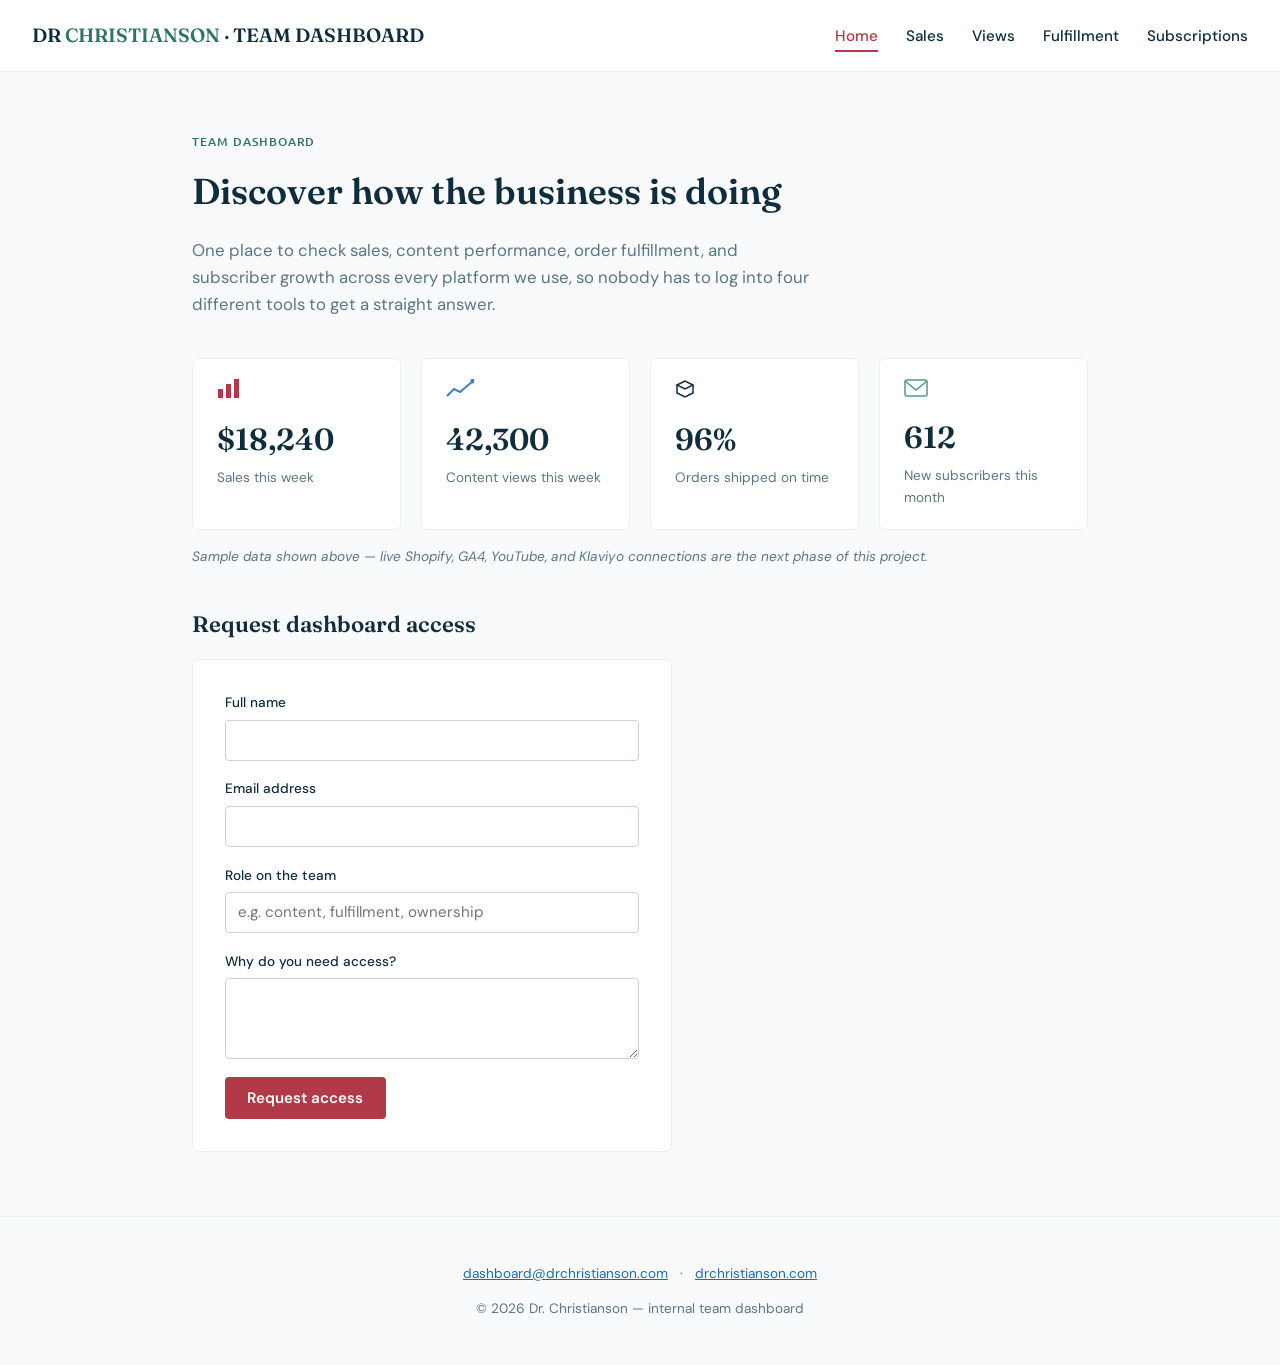
<file: index.html>
<!DOCTYPE html>
<html lang="en">
<head>
  <meta charset="UTF-8" />
  <meta name="viewport" content="width=device-width, initial-scale=1.0" />
  <meta name="description" content="Team dashboard for Dr. Christianson's thyroid health business — sales, content views, fulfillment, and subscriptions in one place." />
  <title>Home | DrC Team Dashboard</title>
  <link rel="icon" href="data:," />
  <link rel="preconnect" href="https://fonts.googleapis.com" />
  <link rel="preconnect" href="https://fonts.gstatic.com" crossorigin />
  <link href="https://fonts.googleapis.com/css2?family=Fraunces:wght@500;600&family=DM+Sans:wght@400;500;600&family=Ubuntu:wght@500&display=swap" rel="stylesheet" />
  <link rel="stylesheet" href="styles.css" />
</head>
<body>
  <header class="site-header">
    <a class="brand" href="index.html">DR <span>CHRISTIANSON</span> &middot; TEAM DASHBOARD</a>
    <nav class="site-nav" aria-label="Main navigation">
      <ul>
        <li><a href="index.html" aria-current="page">Home</a></li>
        <li><a href="sales.html">Sales</a></li>
        <li><a href="views.html">Views</a></li>
        <li><a href="fulfillment.html">Fulfillment</a></li>
        <li><a href="subscriptions.html">Subscriptions</a></li>
      </ul>
    </nav>
  </header>

  <main>
    <p class="kicker">Team dashboard</p>
    <h1>Discover how the business is doing</h1>
    <p class="lede">
      One place to check sales, content performance, order fulfillment, and subscriber
      growth across every platform we use, so nobody has to log into four different
      tools to get a straight answer.
    </p>

    <div class="metric-grid">
      <a class="metric-card" href="sales.html">
        <svg class="metric-icon" width="28" height="20" viewBox="0 0 28 20" fill="none" aria-hidden="true">
          <rect x="1" y="10" width="5" height="9" fill="#b23a48" />
          <rect x="9" y="5" width="5" height="14" fill="#b23a48" />
          <rect x="17" y="0" width="5" height="19" fill="#b23a48" />
        </svg>
        <div class="value">$18,240</div>
        <div class="label">Sales this week</div>
      </a>
      <a class="metric-card" href="views.html">
        <svg class="metric-icon" width="28" height="20" viewBox="0 0 28 20" fill="none" aria-hidden="true">
          <polyline points="1,17 8,10 14,13 27,2" stroke="#3b82c4" stroke-width="2" fill="none" />
          <circle cx="27" cy="2" r="2.5" fill="#3b82c4" />
        </svg>
        <div class="value">42,300</div>
        <div class="label">Content views this week</div>
      </a>
      <a class="metric-card" href="fulfillment.html">
        <svg class="metric-icon" width="20" height="20" viewBox="0 0 20 20" fill="none" aria-hidden="true">
          <path d="M2 6l8-4 8 4-8 4-8-4z" stroke="#0f2d3d" stroke-width="1.5" fill="none" />
          <path d="M2 6v8l8 4 8-4V6" stroke="#0f2d3d" stroke-width="1.5" fill="none" />
        </svg>
        <div class="value">96%</div>
        <div class="label">Orders shipped on time</div>
      </a>
      <a class="metric-card" href="subscriptions.html">
        <svg class="metric-icon" width="24" height="18" viewBox="0 0 24 18" fill="none" aria-hidden="true">
          <rect x="1" y="1" width="22" height="16" rx="2" stroke="#4e9a8f" stroke-width="1.5" fill="none" />
          <path d="M1 2l11 9 11-9" stroke="#4e9a8f" stroke-width="1.5" fill="none" />
        </svg>
        <div class="value">612</div>
        <div class="label">New subscribers this month</div>
      </a>
    </div>
    <p class="sample-note">Sample data shown above &mdash; live Shopify, GA4, YouTube, and Klaviyo connections are the next phase of this project.</p>

    <section>
      <h2>Request dashboard access</h2>
      <form class="access-form" action="#" method="post">
        <div class="field">
          <label for="name">Full name</label>
          <input type="text" id="name" name="name" required />
        </div>
        <div class="field">
          <label for="email">Email address</label>
          <input type="email" id="email" name="email" required />
        </div>
        <div class="field">
          <label for="role">Role on the team</label>
          <input type="text" id="role" name="role" placeholder="e.g. content, fulfillment, ownership" required />
        </div>
        <div class="field">
          <label for="reason">Why do you need access?</label>
          <textarea id="reason" name="reason" rows="3" required></textarea>
        </div>
        <button class="btn-primary" type="submit">Request access</button>
      </form>
    </section>
  </main>

  <footer class="site-footer">
    <p>
      <a href="mailto:dashboard@drchristianson.com">dashboard@drchristianson.com</a>
      &middot;
      <a href="https://www.drchristianson.com" target="_blank" rel="noopener">drchristianson.com</a>
    </p>
    <p>&copy; 2026 Dr. Christianson &mdash; internal team dashboard</p>
  </footer>
</body>
</html>
</file>
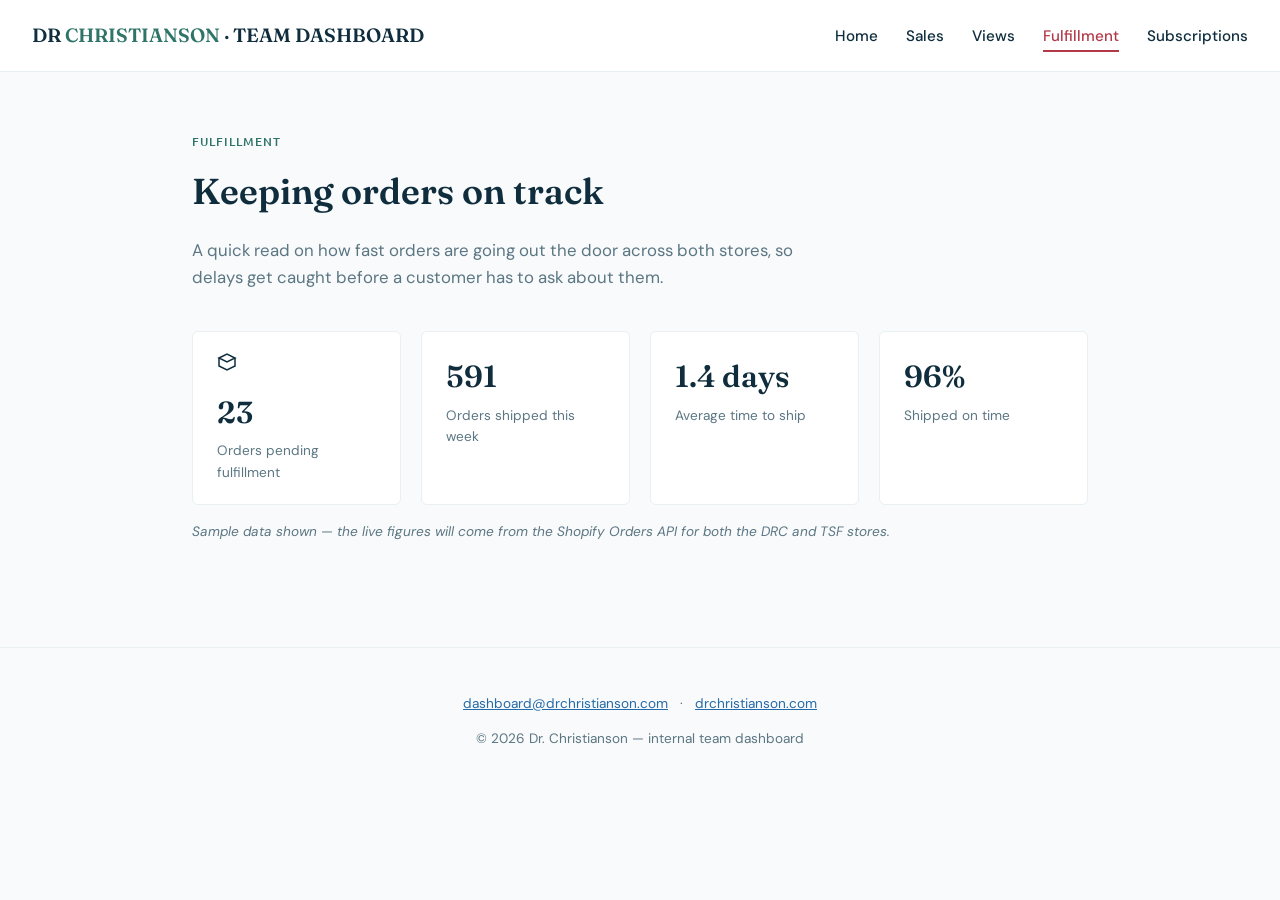
<file: fulfillment.html>
<!DOCTYPE html>
<html lang="en">
<head>
  <meta charset="UTF-8" />
  <meta name="viewport" content="width=device-width, initial-scale=1.0" />
  <meta name="description" content="Order fulfillment and shipping status across the DRC and TSF stores." />
  <title>Fulfillment | DrC Team Dashboard</title>
  <link rel="icon" href="data:," />
  <link rel="preconnect" href="https://fonts.googleapis.com" />
  <link rel="preconnect" href="https://fonts.gstatic.com" crossorigin />
  <link href="https://fonts.googleapis.com/css2?family=Fraunces:wght@500;600&family=DM+Sans:wght@400;500;600&family=Ubuntu:wght@500&display=swap" rel="stylesheet" />
  <link rel="stylesheet" href="styles.css" />
</head>
<body>
  <header class="site-header">
    <a class="brand" href="index.html">DR <span>CHRISTIANSON</span> &middot; TEAM DASHBOARD</a>
    <nav class="site-nav" aria-label="Main navigation">
      <ul>
        <li><a href="index.html">Home</a></li>
        <li><a href="sales.html">Sales</a></li>
        <li><a href="views.html">Views</a></li>
        <li><a href="fulfillment.html" aria-current="page">Fulfillment</a></li>
        <li><a href="subscriptions.html">Subscriptions</a></li>
      </ul>
    </nav>
  </header>

  <main>
    <p class="kicker">Fulfillment</p>
    <h1>Keeping orders on track</h1>
    <p class="lede">
      A quick read on how fast orders are going out the door across both stores, so
      delays get caught before a customer has to ask about them.
    </p>

    <div class="metric-grid">
      <div class="metric-card">
        <svg class="metric-icon" width="20" height="20" viewBox="0 0 20 20" fill="none" aria-hidden="true">
          <path d="M2 6l8-4 8 4-8 4-8-4z" stroke="#0f2d3d" stroke-width="1.5" fill="none" />
          <path d="M2 6v8l8 4 8-4V6" stroke="#0f2d3d" stroke-width="1.5" fill="none" />
        </svg>
        <div class="value">23</div>
        <div class="label">Orders pending fulfillment</div>
      </div>
      <div class="metric-card">
        <div class="value">591</div>
        <div class="label">Orders shipped this week</div>
      </div>
      <div class="metric-card">
        <div class="value">1.4 days</div>
        <div class="label">Average time to ship</div>
      </div>
      <div class="metric-card">
        <div class="value">96%</div>
        <div class="label">Shipped on time</div>
      </div>
    </div>
    <p class="sample-note">Sample data shown &mdash; the live figures will come from the Shopify Orders API for both the DRC and TSF stores.</p>
  </main>

  <footer class="site-footer">
    <p>
      <a href="mailto:dashboard@drchristianson.com">dashboard@drchristianson.com</a>
      &middot;
      <a href="https://www.drchristianson.com" target="_blank" rel="noopener">drchristianson.com</a>
    </p>
    <p>&copy; 2026 Dr. Christianson &mdash; internal team dashboard</p>
  </footer>
</body>
</html>
</file>
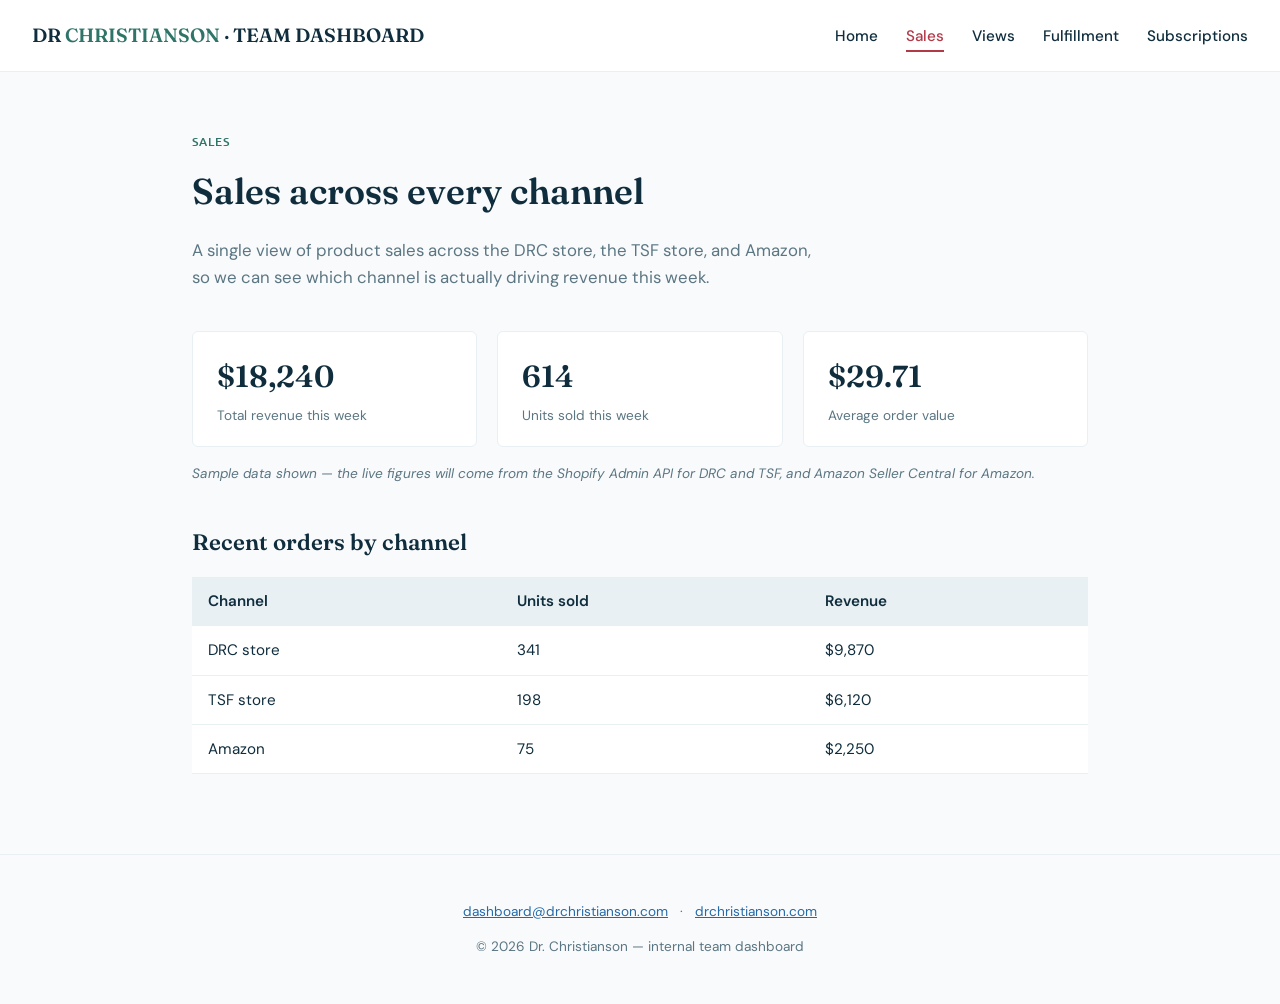
<file: sales.html>
<!DOCTYPE html>
<html lang="en">
<head>
  <meta charset="UTF-8" />
  <meta name="viewport" content="width=device-width, initial-scale=1.0" />
  <meta name="description" content="Sales performance across the DRC store, TSF store, and Amazon." />
  <title>Sales | DrC Team Dashboard</title>
  <link rel="icon" href="data:," />
  <link rel="preconnect" href="https://fonts.googleapis.com" />
  <link rel="preconnect" href="https://fonts.gstatic.com" crossorigin />
  <link href="https://fonts.googleapis.com/css2?family=Fraunces:wght@500;600&family=DM+Sans:wght@400;500;600&family=Ubuntu:wght@500&display=swap" rel="stylesheet" />
  <link rel="stylesheet" href="styles.css" />
</head>
<body>
  <header class="site-header">
    <a class="brand" href="index.html">DR <span>CHRISTIANSON</span> &middot; TEAM DASHBOARD</a>
    <nav class="site-nav" aria-label="Main navigation">
      <ul>
        <li><a href="index.html">Home</a></li>
        <li><a href="sales.html" aria-current="page">Sales</a></li>
        <li><a href="views.html">Views</a></li>
        <li><a href="fulfillment.html">Fulfillment</a></li>
        <li><a href="subscriptions.html">Subscriptions</a></li>
      </ul>
    </nav>
  </header>

  <main>
    <p class="kicker">Sales</p>
    <h1>Sales across every channel</h1>
    <p class="lede">
      A single view of product sales across the DRC store, the TSF store, and Amazon,
      so we can see which channel is actually driving revenue this week.
    </p>

    <div class="metric-grid">
      <div class="metric-card">
        <div class="value">$18,240</div>
        <div class="label">Total revenue this week</div>
      </div>
      <div class="metric-card">
        <div class="value">614</div>
        <div class="label">Units sold this week</div>
      </div>
      <div class="metric-card">
        <div class="value">$29.71</div>
        <div class="label">Average order value</div>
      </div>
    </div>
    <p class="sample-note">Sample data shown &mdash; the live figures will come from the Shopify Admin API for DRC and TSF, and Amazon Seller Central for Amazon.</p>

    <h2>Recent orders by channel</h2>
    <table>
      <thead>
        <tr>
          <th scope="col">Channel</th>
          <th scope="col">Units sold</th>
          <th scope="col">Revenue</th>
        </tr>
      </thead>
      <tbody>
        <tr>
          <td>DRC store</td>
          <td>341</td>
          <td>$9,870</td>
        </tr>
        <tr>
          <td>TSF store</td>
          <td>198</td>
          <td>$6,120</td>
        </tr>
        <tr>
          <td>Amazon</td>
          <td>75</td>
          <td>$2,250</td>
        </tr>
      </tbody>
    </table>
  </main>

  <footer class="site-footer">
    <p>
      <a href="mailto:dashboard@drchristianson.com">dashboard@drchristianson.com</a>
      &middot;
      <a href="https://www.drchristianson.com" target="_blank" rel="noopener">drchristianson.com</a>
    </p>
    <p>&copy; 2026 Dr. Christianson &mdash; internal team dashboard</p>
  </footer>
</body>
</html>
</file>
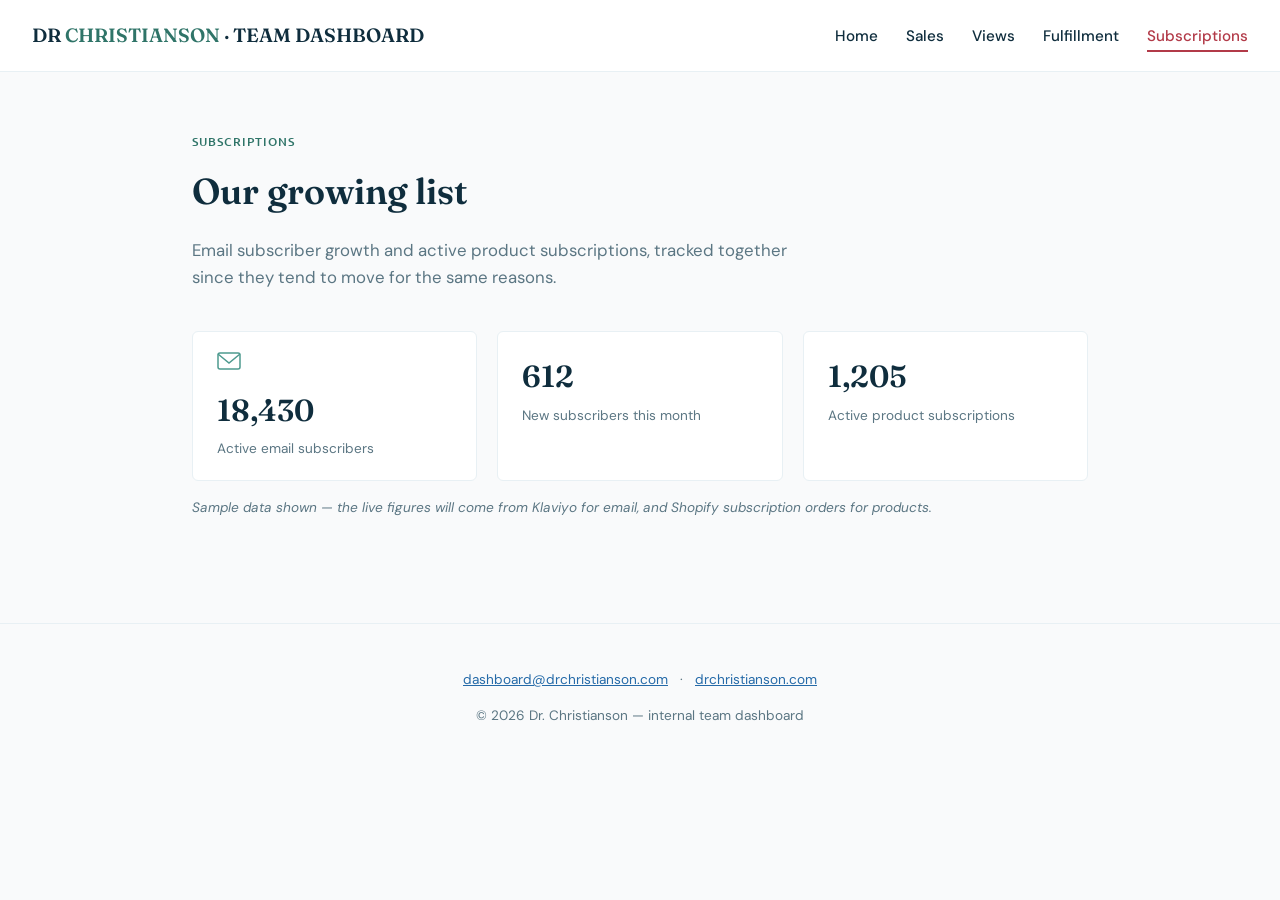
<file: subscriptions.html>
<!DOCTYPE html>
<html lang="en">
<head>
  <meta charset="UTF-8" />
  <meta name="viewport" content="width=device-width, initial-scale=1.0" />
  <meta name="description" content="Email list growth and active product subscriptions for the DrC business." />
  <title>Subscriptions | DrC Team Dashboard</title>
  <link rel="icon" href="data:," />
  <link rel="preconnect" href="https://fonts.googleapis.com" />
  <link rel="preconnect" href="https://fonts.gstatic.com" crossorigin />
  <link href="https://fonts.googleapis.com/css2?family=Fraunces:wght@500;600&family=DM+Sans:wght@400;500;600&family=Ubuntu:wght@500&display=swap" rel="stylesheet" />
  <link rel="stylesheet" href="styles.css" />
</head>
<body>
  <header class="site-header">
    <a class="brand" href="index.html">DR <span>CHRISTIANSON</span> &middot; TEAM DASHBOARD</a>
    <nav class="site-nav" aria-label="Main navigation">
      <ul>
        <li><a href="index.html">Home</a></li>
        <li><a href="sales.html">Sales</a></li>
        <li><a href="views.html">Views</a></li>
        <li><a href="fulfillment.html">Fulfillment</a></li>
        <li><a href="subscriptions.html" aria-current="page">Subscriptions</a></li>
      </ul>
    </nav>
  </header>

  <main>
    <p class="kicker">Subscriptions</p>
    <h1>Our growing list</h1>
    <p class="lede">
      Email subscriber growth and active product subscriptions, tracked together
      since they tend to move for the same reasons.
    </p>

    <div class="metric-grid">
      <div class="metric-card">
        <svg class="metric-icon" width="24" height="18" viewBox="0 0 24 18" fill="none" aria-hidden="true">
          <rect x="1" y="1" width="22" height="16" rx="2" stroke="#4e9a8f" stroke-width="1.5" fill="none" />
          <path d="M1 2l11 9 11-9" stroke="#4e9a8f" stroke-width="1.5" fill="none" />
        </svg>
        <div class="value">18,430</div>
        <div class="label">Active email subscribers</div>
      </div>
      <div class="metric-card">
        <div class="value">612</div>
        <div class="label">New subscribers this month</div>
      </div>
      <div class="metric-card">
        <div class="value">1,205</div>
        <div class="label">Active product subscriptions</div>
      </div>
    </div>
    <p class="sample-note">Sample data shown &mdash; the live figures will come from Klaviyo for email, and Shopify subscription orders for products.</p>
  </main>

  <footer class="site-footer">
    <p>
      <a href="mailto:dashboard@drchristianson.com">dashboard@drchristianson.com</a>
      &middot;
      <a href="https://www.drchristianson.com" target="_blank" rel="noopener">drchristianson.com</a>
    </p>
    <p>&copy; 2026 Dr. Christianson &mdash; internal team dashboard</p>
  </footer>
</body>
</html>
</file>
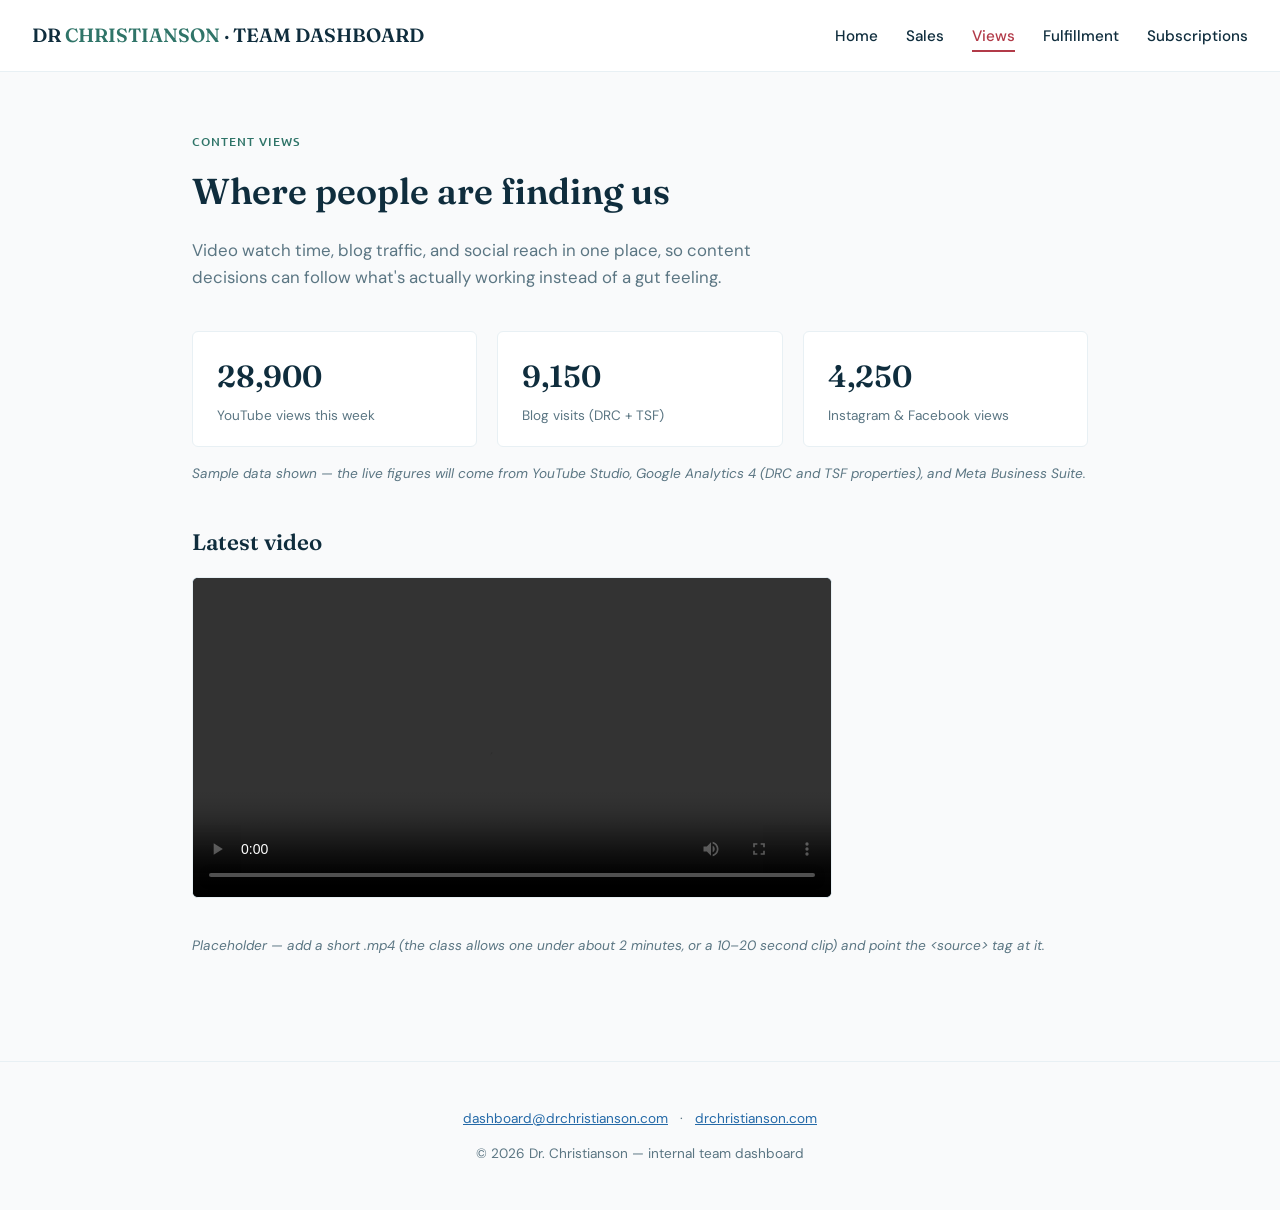
<file: views.html>
<!DOCTYPE html>
<html lang="en">
<head>
  <meta charset="UTF-8" />
  <meta name="viewport" content="width=device-width, initial-scale=1.0" />
  <meta name="description" content="Content performance across YouTube, the blog, and social — where our audience is finding us." />
  <title>Views | DrC Team Dashboard</title>
  <link rel="icon" href="data:," />
  <link rel="preconnect" href="https://fonts.googleapis.com" />
  <link rel="preconnect" href="https://fonts.gstatic.com" crossorigin />
  <link href="https://fonts.googleapis.com/css2?family=Fraunces:wght@500;600&family=DM+Sans:wght@400;500;600&family=Ubuntu:wght@500&display=swap" rel="stylesheet" />
  <link rel="stylesheet" href="styles.css" />
</head>
<body>
  <header class="site-header">
    <a class="brand" href="index.html">DR <span>CHRISTIANSON</span> &middot; TEAM DASHBOARD</a>
    <nav class="site-nav" aria-label="Main navigation">
      <ul>
        <li><a href="index.html">Home</a></li>
        <li><a href="sales.html">Sales</a></li>
        <li><a href="views.html" aria-current="page">Views</a></li>
        <li><a href="fulfillment.html">Fulfillment</a></li>
        <li><a href="subscriptions.html">Subscriptions</a></li>
      </ul>
    </nav>
  </header>

  <main>
    <p class="kicker">Content views</p>
    <h1>Where people are finding us</h1>
    <p class="lede">
      Video watch time, blog traffic, and social reach in one place, so content decisions
      can follow what's actually working instead of a gut feeling.
    </p>

    <div class="metric-grid">
      <div class="metric-card">
        <div class="value">28,900</div>
        <div class="label">YouTube views this week</div>
      </div>
      <div class="metric-card">
        <div class="value">9,150</div>
        <div class="label">Blog visits (DRC + TSF)</div>
      </div>
      <div class="metric-card">
        <div class="value">4,250</div>
        <div class="label">Instagram &amp; Facebook views</div>
      </div>
    </div>
    <p class="sample-note">Sample data shown &mdash; the live figures will come from YouTube Studio, Google Analytics 4 (DRC and TSF properties), and Meta Business Suite.</p>

    <h2>Latest video</h2>
    <video class="video-frame" controls poster="">
      <source src="" type="video/mp4" />
      Your browser doesn't support embedded video. This slot will hold a short clip
      from the most recent DRC video block once one is added.
    </video>
    <p class="sample-note">Placeholder &mdash; add a short .mp4 (the class allows one under about 2 minutes, or a 10&ndash;20 second clip) and point the &lt;source&gt; tag at it.</p>
  </main>

  <footer class="site-footer">
    <p>
      <a href="mailto:dashboard@drchristianson.com">dashboard@drchristianson.com</a>
      &middot;
      <a href="https://www.drchristianson.com" target="_blank" rel="noopener">drchristianson.com</a>
    </p>
    <p>&copy; 2026 Dr. Christianson &mdash; internal team dashboard</p>
  </footer>
</body>
</html>
</file>
<file: styles.css>
/* ============================================
   DrC Team Dashboard — shared stylesheet
   Brand palette + type from DrC_Branding_Q426
   ============================================ */

:root {
  --color-navy: #0f2d3d;
  --color-teal: #4e9a8f;
  --color-teal-text: #2f7468;
  --color-link: #256aa8;
  --color-blue: #3b82c4;
  --color-pale: #e8f0f4;
  --color-crimson: #b23a48;
  --color-offwhite: #f9fafb;
  --color-muted: #5b7683;
  --font-head: "Fraunces", Georgia, serif;
  --font-body: "DM Sans", Arial, sans-serif;
  --font-kicker: "Ubuntu", Arial, sans-serif;
  --radius: 6px;
}

* {
  box-sizing: border-box;
}

body {
  margin: 0;
  font-family: var(--font-body);
  background: var(--color-offwhite);
  color: var(--color-navy);
  line-height: 1.6;
}

a {
  color: var(--color-link);
}

/* ---------- header / nav ---------- */

.site-header {
  display: flex;
  justify-content: space-between;
  align-items: center;
  flex-wrap: wrap;
  gap: 1rem;
  padding: 1.25rem 2rem;
  border-bottom: 1px solid var(--color-pale);
  background: #ffffff;
}

.site-header .brand {
  font-family: var(--font-head);
  font-weight: 600;
  font-size: 1.2rem;
  color: var(--color-navy);
  text-decoration: none;
}

.site-header .brand span {
  color: var(--color-teal-text);
}

.site-nav ul {
  list-style: none;
  display: flex;
  gap: 1.75rem;
  margin: 0;
  padding: 0;
}

.site-nav a {
  text-decoration: none;
  color: var(--color-navy);
  font-weight: 500;
  font-size: 0.95rem;
  padding-bottom: 4px;
  border-bottom: 2px solid transparent;
}

.site-nav a[aria-current="page"] {
  color: var(--color-crimson);
  border-bottom-color: var(--color-crimson);
}

/* ---------- main content ---------- */

main {
  max-width: 960px;
  margin: 0 auto;
  padding: 3rem 2rem 4rem;
}

.kicker {
  font-family: var(--font-kicker);
  font-weight: 500;
  letter-spacing: 0.08em;
  text-transform: uppercase;
  font-size: 0.75rem;
  color: var(--color-teal-text);
}

h1 {
  font-family: var(--font-head);
  font-weight: 600;
  font-size: 2.25rem;
  margin: 0.4rem 0 0.75rem;
  color: var(--color-navy);
}

h2 {
  font-family: var(--font-head);
  font-weight: 600;
  font-size: 1.4rem;
  margin: 0 0 1rem;
  color: var(--color-navy);
}

.lede {
  font-size: 1.05rem;
  color: var(--color-muted);
  max-width: 620px;
  margin-bottom: 2.5rem;
}

/* ---------- metric cards ---------- */

.metric-grid {
  display: grid;
  grid-template-columns: repeat(auto-fit, minmax(200px, 1fr));
  gap: 1.25rem;
  margin-bottom: 1rem;
}

.metric-card {
  background: #ffffff;
  border: 1px solid var(--color-pale);
  border-radius: var(--radius);
  padding: 1.25rem 1.5rem;
  text-decoration: none;
  display: block;
}

.metric-card .metric-icon {
  margin-bottom: 0.5rem;
}

.metric-card .value {
  font-family: var(--font-head);
  font-size: 1.9rem;
  font-weight: 600;
  color: var(--color-navy);
}

.metric-card .label {
  font-size: 0.85rem;
  color: var(--color-muted);
  margin-top: 0.25rem;
}

.sample-note {
  font-size: 0.85rem;
  color: var(--color-muted);
  font-style: italic;
  margin-bottom: 2.5rem;
}

/* ---------- table ---------- */

table {
  width: 100%;
  border-collapse: collapse;
  margin-bottom: 1rem;
  background: #ffffff;
}

th,
td {
  text-align: left;
  padding: 0.75rem 1rem;
  border-bottom: 1px solid var(--color-pale);
  font-size: 0.95rem;
}

th {
  font-weight: 600;
  color: var(--color-navy);
  background: var(--color-pale);
}

/* ---------- form ---------- */

.access-form {
  background: #ffffff;
  border: 1px solid var(--color-pale);
  border-radius: var(--radius);
  padding: 2rem;
  max-width: 480px;
}

.field {
  margin-bottom: 1.1rem;
  display: flex;
  flex-direction: column;
  gap: 0.35rem;
}

label {
  font-size: 0.85rem;
  font-weight: 500;
  color: var(--color-navy);
}

input,
select,
textarea {
  font-family: var(--font-body);
  font-size: 0.95rem;
  padding: 0.6rem 0.75rem;
  border: 1px solid #c7d3d8;
  border-radius: 4px;
}

.btn-primary {
  background: var(--color-crimson);
  color: #ffffff;
  border: none;
  padding: 0.7rem 1.4rem;
  border-radius: 4px;
  font-family: var(--font-body);
  font-weight: 600;
  font-size: 0.95rem;
  cursor: pointer;
}

.btn-primary:hover {
  background: #96303c;
}

/* ---------- video ---------- */

.video-frame {
  width: 100%;
  max-width: 640px;
  border-radius: var(--radius);
  border: 1px solid var(--color-pale);
  background: var(--color-navy);
  margin-bottom: 1rem;
}

/* ---------- footer ---------- */

.site-footer {
  border-top: 1px solid var(--color-pale);
  padding: 2rem;
  text-align: center;
  font-size: 0.85rem;
  color: var(--color-muted);
}

.site-footer a {
  color: var(--color-link);
  margin: 0 0.5rem;
}
</file>
